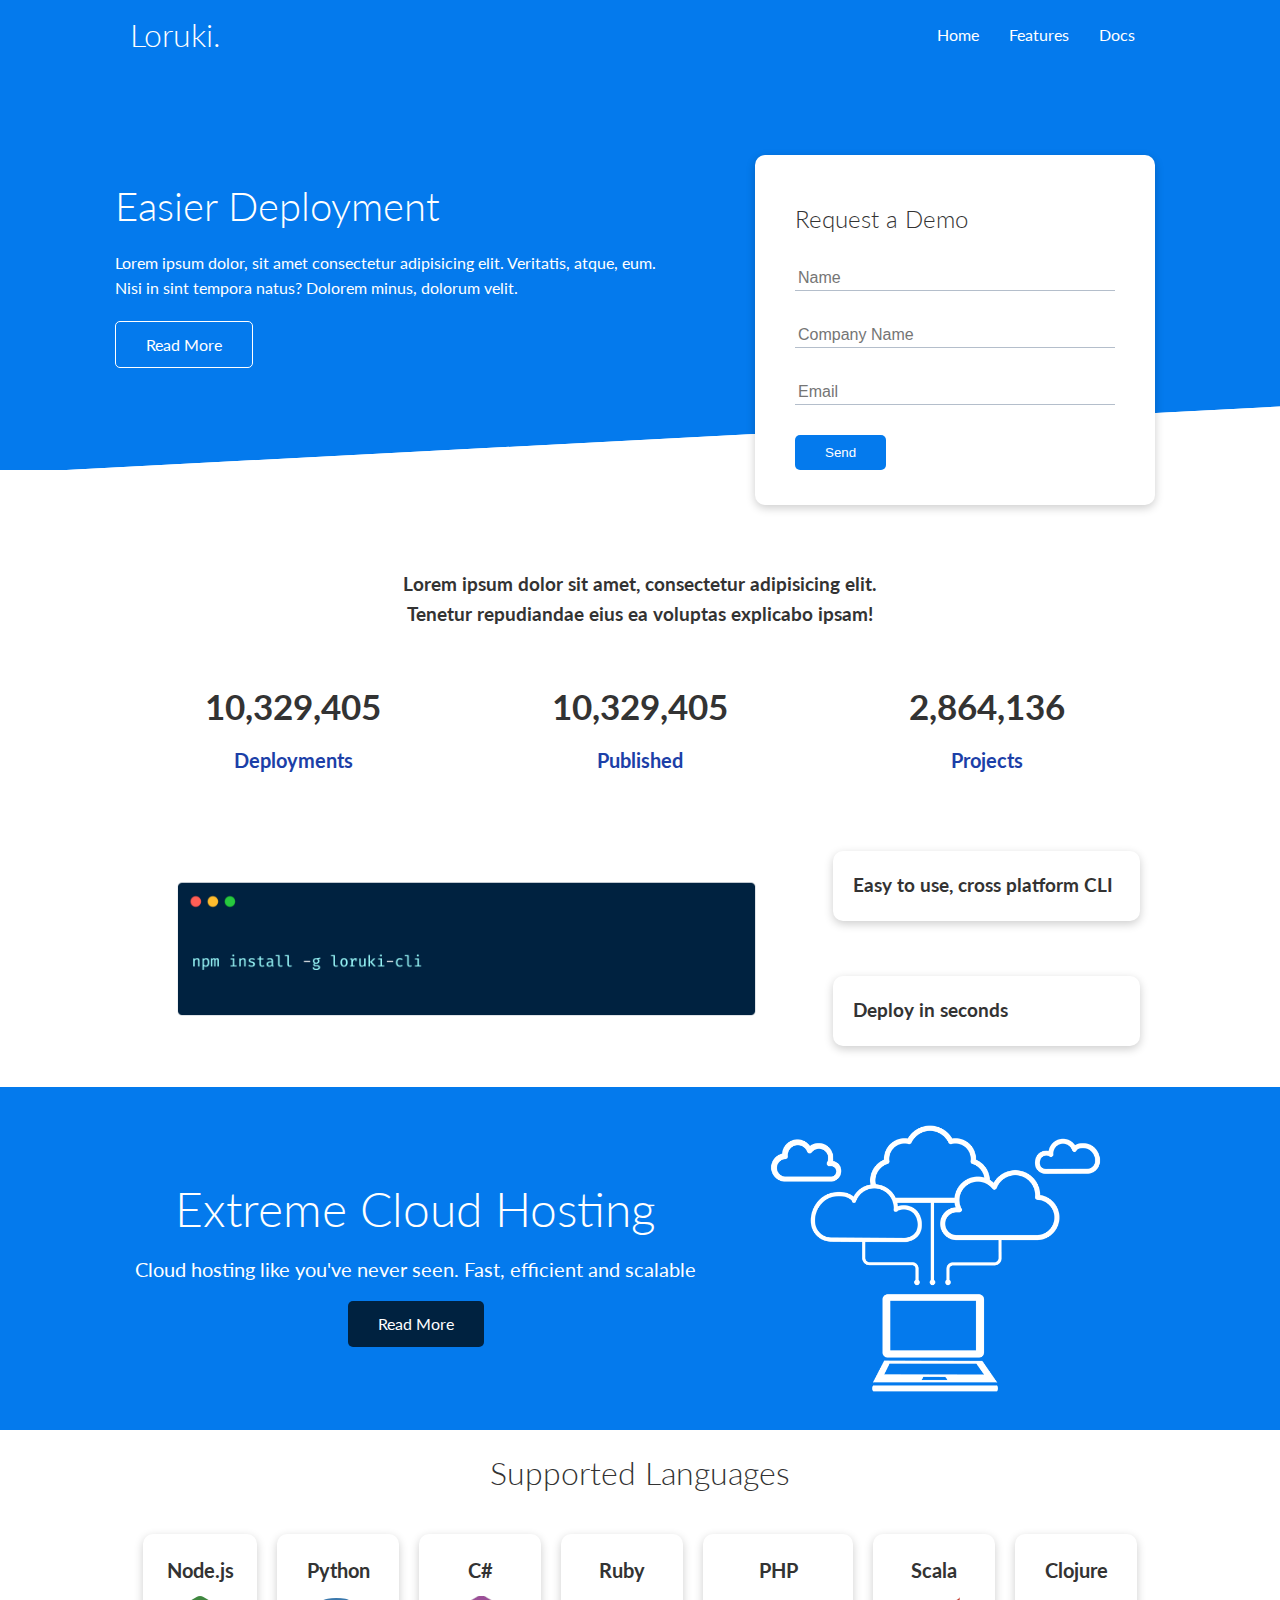
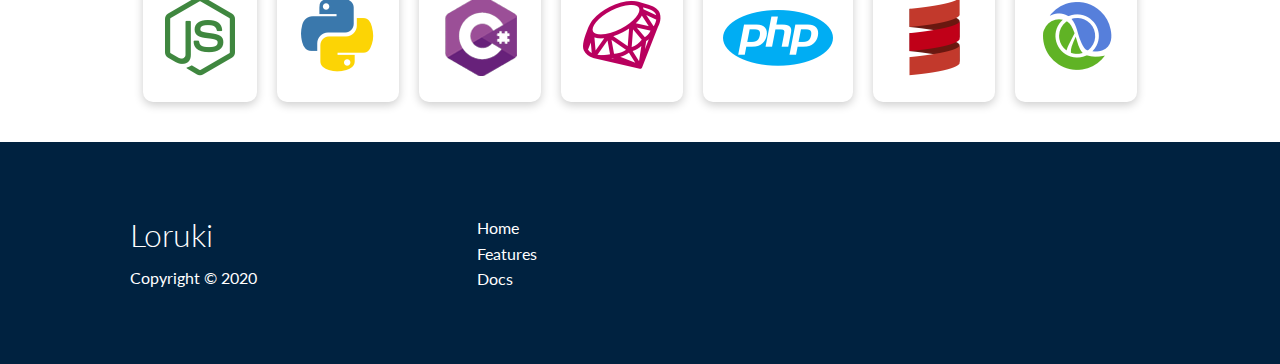
<file: index.html>
<!DOCTYPE html>
<html lang="en">

<head>
    <meta charset="UTF-8">
    <meta name="viewport" content="width=device-width, initial-scale=1.0">
    <link rel="stylesheet" href="https://cdnjs.cloudflare.com/ajax/libs/font-awesome/5.15.1/css/all.min.css"
        integrity="sha512-+4zCK9k+qNFUR5X+cKL9EIR+ZOhtIloNl9GIKS57V1MyNsYpYcUrUeQc9vNfzsWfV28IaLL3i96P9sdNyeRssA=="
        crossorigin="anonymous" />
    <link rel="stylesheet" href="css/utilities.css">
    <link rel="stylesheet" href="css/style.css">
    <title>Loruki | Cloud Hosting For Everyone</title>
</head>

<body>
    <!-- Navbar -->
    <div class="navbar">
        <div class="container flex">
            <h1 class="logo">Loruki.</h1>
            <nav>
                <ul>
                    <li><a href="index.html">Home</a></li>
                    <li><a href="features.html">Features</a></li>
                    <li><a href="docs.html">Docs</a></li>
                </ul>
            </nav>
        </div>
    </div>
    <!-- showcase -->
    <section class="showcase">
        <div class="container grid">
            <div class="showcase-text">
                <h1>Easier Deployment</h1>
                <p>Lorem ipsum dolor, sit amet consectetur adipisicing elit. Veritatis, atque, eum. Nisi in sint tempora
                    natus? Dolorem minus, dolorum velit.</p>
                <a href="features.html" class="btn btn-outline">Read More</a>
            </div>
            <div class="showcase-form card">
                <h2>Request a Demo</h2>
                <form>
                    <div class="form-control">
                        <input type="text" name="name" placeholder="Name" required>
                    </div>
                    <div class="form-control">
                        <input type="text" name="company" placeholder="Company Name" required>
                    </div>
                    <div class="form-control">
                        <input type="email" name="email" placeholder="Email" required>
                    </div>
                    <input type="submit" value="Send" class="btn btn-primary">
                </form>
            </div>
        </div>
    </section>
    <!-- Stats -->
    <section class="stats">
        <div class="container">
            <h3 class="stats-heading text-center my-1">
                Lorem ipsum dolor sit amet, consectetur adipisicing elit. Tenetur repudiandae eius ea voluptas explicabo
                ipsam!
            </h3>
            <div class="grid grid-3 text-center my-4">
                <div>
                    <i class="fas fa-server fa-3x"></i>
                    <h3>10,329,405</h3>
                    <p class="text-secondary">Deployments</p>
                </div>
                <div>
                    <i class="fas fa-server fa-3x"></i>
                    <h3>10,329,405</h3>
                    <p class="text-secondary">Published</p>
                </div>
                <div>
                    <i class="fas fa-project-diagram fa-3x"></i>
                    <h3>2,864,136</h3>
                    <p class="text-secondary">Projects</p>
                </div>
            </div>
        </div>
    </section>

    <!-- Cli -->
    <section class="cli">
        <div class="container grid">
            <img src="images/cli.png" alt="cli">
            <div class="card">
                <h3>Easy to use, cross platform CLI</h3>
            </div>
            <div class="card">
                <h3>Deploy in seconds</h3>
            </div>
        </div>
    </section>

    <!-- Cloud -->
    <section class="cloud bg-primary my-2 py-2">
        <div class="container grid">
            <div class="text-center">
                <h2 class="lg">Extreme Cloud Hosting</h2>
                <p class="lead my-1">Cloud hosting like you've never seen. Fast, efficient and scalable</p>
                <a href="features.html" class="btn btn-dark">Read More</a>
            </div>
            <img src="images/cloud.png" alt="">
        </div>
    </section>

    <!-- Languages -->
    <section class="languages">
        <h2 class="md text-center my-2">
            Supported Languages
        </h2>
        <div class="container flex">
            <div class="card">
                <h4>Node.js</h4>
                <img src="images/logos/node.png" alt="">
            </div>
            <div class="card">
                <h4>Python</h4>
                <img src="images/logos/python.png" alt="">
            </div>
            <div class="card">
                <h4>C#</h4>
                <img src="images/logos/csharp.png" alt="">
            </div>
            <div class="card">
                <h4>Ruby</h4>
                <img src="images/logos/ruby.png" alt="">
            </div>
            <div class="card">
                <h4>PHP</h4>
                <img src="images/logos/php.png" alt="">
            </div>
            <div class="card">
                <h4>Scala</h4>
                <img src="images/logos/scala.png" alt="">
            </div>
            <div class="card">
                <h4>Clojure</h4>
                <img src="images/logos/clojure.png" alt="">
            </div>
        </div>
    </section>

    <!-- Footer -->
    <footer class="footer bg-dark py-5">
        <div class="container grid grid-3">
            <div>
                <h1>Loruki</h1>
                <p>Copyright &copy; 2020</p>
            </div>
            <nav>
                <ul>
                    <li><a href="index.html">Home</a></li>
                    <li><a href="features.html">Features</a></li>
                    <li><a href="docs.html">Docs</a></li>
                </ul>
            </nav>
            <div class="social">
                <a href="#"><i class="fab fa-github fa-2x"></i></a>
                <a href="#"><i class="fab fa-facebook fa-2x"></i></a>
                <a href="#"><i class="fab fa-instagram fa-2x"></i></a>
                <a href="#"><i class="fab fa-twitter fa-2x"></i></a>
            </div>
        </div>
    </footer>
</body>

</html>
</file>
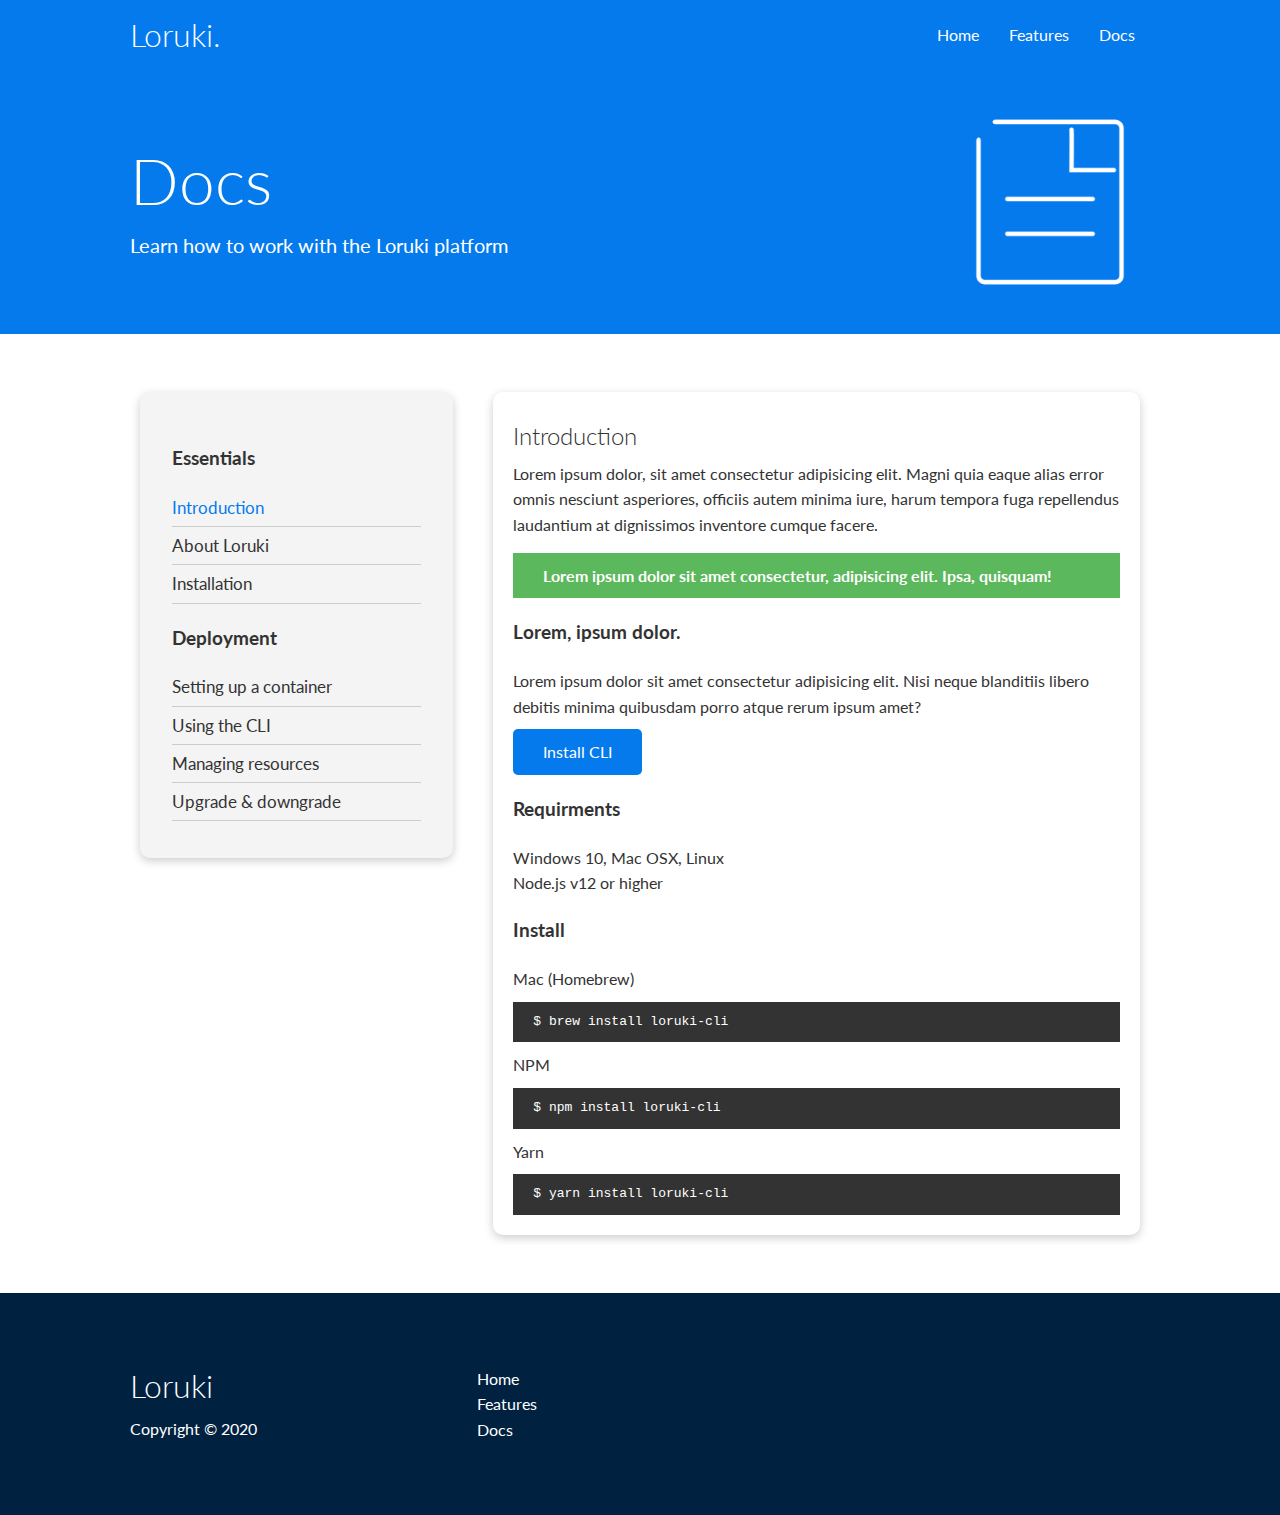
<file: docs.html>
<!DOCTYPE html>
<html lang="en">

<head>
    <meta charset="UTF-8">
    <meta name="viewport" content="width=device-width, initial-scale=1.0">
    <link rel="stylesheet" href="https://cdnjs.cloudflare.com/ajax/libs/font-awesome/5.15.1/css/all.min.css"
        integrity="sha512-+4zCK9k+qNFUR5X+cKL9EIR+ZOhtIloNl9GIKS57V1MyNsYpYcUrUeQc9vNfzsWfV28IaLL3i96P9sdNyeRssA=="
        crossorigin="anonymous" />
    <link rel="stylesheet" href="css/utilities.css">
    <link rel="stylesheet" href="css/style.css">
    <title>Loruki | Cloud Hosting For Everyone</title>
</head>

<body>
    <!-- Navbar -->
    <div class="navbar">
        <div class="container flex">
            <h1 class="logo">Loruki.</h1>
            <nav>
                <ul>
                    <li><a href="index.html">Home</a></li>
                    <li><a href="features.html">Features</a></li>
                    <li><a href="docs.html">Docs</a></li>
                </ul>
            </nav>
        </div>
    </div>

    <!-- Head -->
    <section class="docs-head bg-primary py-3">
        <div class="container grid">
            <div>
                <h1 class="xl">Docs</h1>
                <p class="lead">
                    Learn how to work with the Loruki platform
                </p>
            </div>
            <img src="images/docs.png" alt="">
        </div>
    </section>

    <!-- Docs main -->
    <section class="docs-main my-4">
        <div class="container grid">
            <div class="card bg-light p-3">
                <h3 class="my-2">Essentials</h3>
                <nav>
                    <ul>
                        <li><a href="#" class="text-primary">Introduction</a></li>
                        <li><a href="#">About Loruki</a></li>
                        <li><a href="#">Installation</a></li>
                    </ul>
                </nav>


                <h3 class="my-2">Deployment</h3>
                <nav>
                    <ul>
                        <li><a href="#">Setting up a container</a></li>
                        <li><a href="#">Using the CLI</a></li>
                        <li><a href="#">Managing resources</a></li>
                        <li><a href="#">Upgrade & downgrade</a></li>
                    </ul>
                </nav>
            </div>
            <div class="card">
                <h2>Introduction</h2>
                <p>Lorem ipsum dolor, sit amet consectetur adipisicing elit. Magni quia eaque alias error omnis nesciunt
                    asperiores, officiis autem minima iure, harum tempora fuga repellendus laudantium at dignissimos
                    inventore cumque facere.</p>
                <div class="alert alert-success">
                    <i class="fas fa-info"></i>
                    <span>Lorem ipsum dolor sit amet consectetur, adipisicing elit. Ipsa, quisquam!</span>
                </div>
                <h3>Lorem, ipsum dolor.</h3>
                <p>Lorem ipsum dolor sit amet consectetur adipisicing elit. Nisi neque blanditiis libero debitis minima
                    quibusdam porro atque rerum ipsum amet?</p>
                <a href="#" class="btn btn-primary">Install CLI</a>

                <h3>Requirments</h3>
                <ul>
                    <li>Windows 10, Mac OSX, Linux</li>
                    <li>Node.js v12 or higher</li>
                </ul>

                <h3>Install</h3>
                <p>Mac (Homebrew)</p>
                <pre><code>$ brew install loruki-cli</code></pre>
                <p>NPM</p>
                <pre><code>$ npm install loruki-cli</code></pre>
                <p>Yarn</p>
                <pre><code>$ yarn install loruki-cli</code></pre>

            </div>
        </div>
    </section>

    <!-- Footer -->
    <footer class="footer bg-dark py-5">
        <div class="container grid grid-3">
            <div>
                <h1>Loruki
                </h1>
                <p>Copyright &copy; 2020</p>
            </div>
            <nav>
                <ul>
                    <li><a href="index.html">Home</a></li>
                    <li><a href="features.html">Features</a></li>
                    <li><a href="docs.html">Docs</a></li>
                </ul>
            </nav>
            <div class="social">
                <a href="#"><i class="fab fa-github fa-2x"></i></a>
                <a href="#"><i class="fab fa-facebook fa-2x"></i></a>
                <a href="#"><i class="fab fa-instagram fa-2x"></i></a>
                <a href="#"><i class="fab fa-twitter fa-2x"></i></a>
            </div>
        </div>
    </footer>
</body>

</html>
</file>
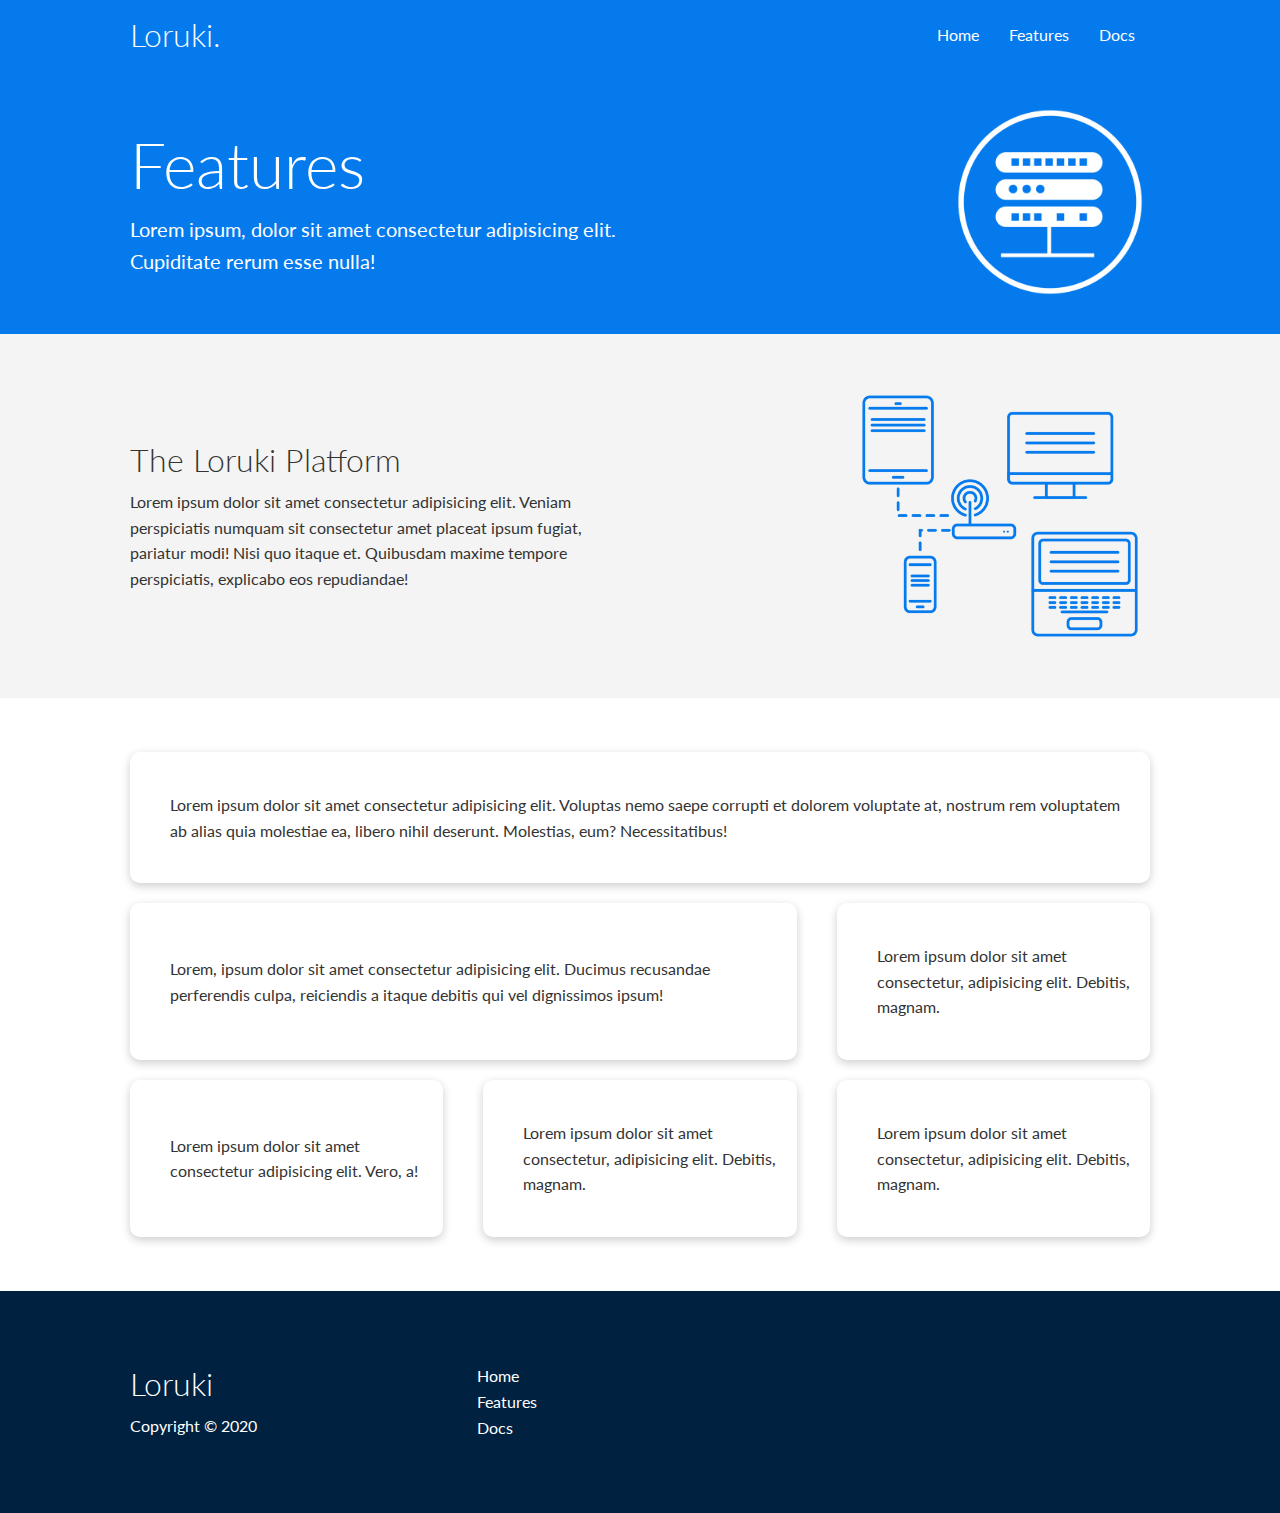
<file: features.html>
<!DOCTYPE html>
<html lang="en">

<head>
    <meta charset="UTF-8">
    <meta name="viewport" content="width=device-width, initial-scale=1.0">
    <link rel="stylesheet" href="https://cdnjs.cloudflare.com/ajax/libs/font-awesome/5.15.1/css/all.min.css"
        integrity="sha512-+4zCK9k+qNFUR5X+cKL9EIR+ZOhtIloNl9GIKS57V1MyNsYpYcUrUeQc9vNfzsWfV28IaLL3i96P9sdNyeRssA=="
        crossorigin="anonymous" />
    <link rel="stylesheet" href="css/utilities.css">
    <link rel="stylesheet" href="css/style.css">
    <title>Loruki | Cloud Hosting For Everyone</title>
</head>

<body>
    <!-- Navbar -->
    <div class="navbar">
        <div class="container flex">
            <h1 class="logo">Loruki.</h1>
            <nav>
                <ul>
                    <li><a href="index.html">Home</a></li>
                    <li><a href="features.html">Features</a></li>
                    <li><a href="docs.html">Docs</a></li>
                </ul>
            </nav>
        </div>
    </div>

    <!-- Head -->
    <section class="features-head bg-primary py-3">
        <div class="container grid">
            <div>
                <h1 class="xl">Features</h1>
                <p class="lead">Lorem ipsum, dolor sit amet consectetur adipisicing elit. Cupiditate rerum esse nulla!
                </p>
            </div>
            <img src="images/server.png" alt="">
        </div>
    </section>

    <!-- Sub Head -->
    <section class="features-sub-head bg-light py-3">
        <div class="container grid">
            <div>
                <h1 class="md">The Loruki Platform</h1>
                <p>Lorem ipsum dolor sit amet consectetur adipisicing elit. Veniam perspiciatis numquam sit consectetur amet placeat ipsum fugiat, pariatur modi! Nisi quo itaque et. Quibusdam maxime tempore perspiciatis, explicabo eos repudiandae!
                </p>
            </div>
            <img src="images/server2.png" alt="">
        </div>
    </section>

    <!-- Features-Main -->
    <section class="features-main my-2">
        <div class="container grid grid-3">
            <div class="card flex">
                <i class="fas fa-server fa-3x"></i>
                <p>Lorem ipsum dolor sit amet consectetur adipisicing elit. Voluptas nemo saepe corrupti et dolorem
                    voluptate at, nostrum rem voluptatem ab alias quia molestiae ea, libero nihil deserunt. Molestias,
                    eum? Necessitatibus!</p>
            </div>
            <div class="card flex">
                <i class="fas fa-network-wired fa-3x"></i>
                <p>
                    Lorem, ipsum dolor sit amet consectetur adipisicing elit. Ducimus
                    recusandae perferendis culpa, reiciendis a itaque debitis qui vel
                    dignissimos ipsum!
                </p>
            </div>
            <div class="card flex">
                <i class="fas fa-laptop-code fa-3x"></i>
                <p>
                    Lorem ipsum dolor sit amet consectetur, adipisicing elit. Debitis,
                    magnam.
                </p>
            </div>
            <div class="card flex">
                <i class="fas fa-database fa-3x"></i>
                <p>
                    Lorem ipsum dolor sit amet consectetur adipisicing elit. Vero, a!
                </p>
            </div>
            <div class="card flex">
                <i class="fas fa-power-off fa-3x"></i>
                <p>
                    Lorem ipsum dolor sit amet consectetur, adipisicing elit. Debitis,
                    magnam.
                </p>
            </div>
            <div class="card flex">
                <i class="fas fa-upload fa-3x"></i>
                <p>
                    Lorem ipsum dolor sit amet consectetur, adipisicing elit. Debitis,
                    magnam.
                </p>
            </div>
        </div>
    </section>

    <!-- Footer -->
    <footer class="footer bg-dark py-5">
        <div class="container grid grid-3">
            <div>
                <h1>Loruki
                </h1>
                <p>Copyright &copy; 2020</p>
            </div>
            <nav>
                <ul>
                    <li><a href="index.html">Home</a></li>
                    <li><a href="features.html">Features</a></li>
                    <li><a href="docs.html">Docs</a></li>
                </ul>
            </nav>
            <div class="social">
                <a href="#"><i class="fab fa-github fa-2x"></i></a>
                <a href="#"><i class="fab fa-facebook fa-2x"></i></a>
                <a href="#"><i class="fab fa-instagram fa-2x"></i></a>
                <a href="#"><i class="fab fa-twitter fa-2x"></i></a>
            </div>
        </div>
    </footer>
</body>

</html>
</file>
<file: css/utilities.css>
.container {
  max-width: 1100px;
  margin: 0 auto;
  overflow: auto;
  padding: 0 40px;
}

.card {
  background-color: #fff;
  color: #333;
  border-radius: 10px;
  box-shadow: 0 3px 10px rgba(0, 0, 0, 0.2);
  padding: 20px;
  margin: 10px;
}

.btn {
  display: inline-block;
  padding: 10px 30px;
  cursor: pointer;
  background-color: var(--primary-color);
  color: #fff;
  border: none;
  border-radius: 5px;
}

.btn-outline {
  background-color: transparent;
  border: 1px solid #fff;
}

.btn:hover {
  transform: scale(0.98);
}

/* Background and colored buttons */

.bg-primary,
.btn-primary {
  background-color: var(--primary-color);
  color: #fff;
}

.bg-secondary,
.btn-secondary {
  background-color: var(--secondary-color);
  color: #fff;
}

.bg-dark,
.btn-dark {
  background-color: var(--dark-color);
  color: #fff;
}

.bg-light,
.btn-light {
  background-color: var(--light-color);
  color: #333;
}

.bg-primary a,
.btn-primary a,
.bg-secondary a,
.btn-secondary a,
.bg-dark a,
.btn-dark a {
  color: #fff;
}

/* Text colors */
.text-primary {
  color: var(--primary-color);
}

.text-secondary {
  color: var(--secondary-color);
}

.text-dark {
  color: var(--dark-color);
}

.text-light {
  color: var(--light-color);
}

.bg-primary a,
.btn-primary a,
.bg-secondary a,
.btn-secondary a,
.bg-dark a,
.btn-dark a {
  color: #fff;
}


/* Text sizes */

.lead {
  font-size: 20px;
}

.sm {
  font-size: 1rem;
}

.md {
  font-size: 2rem;
}

.lg {
  font-size: 3rem;
}

.xl {
  font-size: 4rem;
}

.text-center {
  text-align: center;
}

/* Alert */
.alert {
  background-color: var(--light-color);
  padding: 10px 20px;
  font-weight: bold;
  margin: 15px 0;
}

.alert i {
  margin-right: 10px;
}

.alert-success {
  background-color: var(--success-color);
  color: #fff;
}

.alert-error {
  background-color: var(--error-color);
  color: #fff;
}

.flex {
  display: flex;
  justify-content: center;
  align-items: center;
  height: 100%;
}

.grid {
  display: grid;
  grid-template-columns: repeat(2, 1fr);
  gap: 20px;
  justify-content: center;
  align-items: center;
  height: 100%;
}

.grid-3 {
  grid-template-columns: repeat(3, 1fr);
}


/* Margin */

/* my */
.my-1 {
  margin: 1rem 0;
}

.my-2 {
  margin: 1.5rem 0;
}

.my-3 {
  margin: 2rem 0;
}

.my-4 {
  margin: 3rem 0;
}

.my-5 {
  margin: 4rem 0;
}


/* m */
.m-1 {
  margin: 1rem;
}

.m-2 {
  margin: 1.5rem;
}

.m-3 {
  margin: 2rem;
}

.m-4 {
  margin: 3rem;
}

.m-5 {
  margin: 4rem;
}



/* Padding */

/* py */
.py-1 {
  padding: 1rem 0;
}

.py-2 {
  padding: 1.5rem 0;
}

.py-3 {
  padding: 2rem 0;
}

.py-4 {
  padding: 3rem 0;
}

.py-5 {
  padding: 4rem 0;
}


/* p */
.p-1 {
  padding: 1rem;
}

.p-2 {
  padding: 1.5rem;
}

.p-3 {
  padding: 2rem;
}

.p-4 {
  padding: 3rem;
}

.p-5 {
  padding: 4rem;
}
</file>
<file: css/style.css>
@import url('https://fonts.googleapis.com/css2?family=Lato:wght@300&display=swap');

:root {
    --primary-color: #047aed;
    --secondary-color: #1c3fa8;
    --dark-color: #002240;
    --light-color: #f4f4f4;
    --success-color: #5cb85c;
    --error-color: #d9534f;
}

* {
    box-sizing: border-box;
    padding: 0;
    margin: 0;
}

body {
    font-family: 'Lato', sans-serif;
    color: #333;
    line-height: 1.6;
}

ul {
    list-style-type: none;
}

a {
    text-decoration: none;
    color: #333;
}


h1,
h2 {
    font-weight: 300;
    line-height: 1.2;
    margin: 10px 0;
}

p {
    margin: 10px 0;
}

img {
    width: 100%;
}

code,
pre {
    background: #333;
    color: #fff;
    padding: 10px;
}

/* Navbar */

.navbar {
    background-color: var(--primary-color);
    color: #fff;
    height: 70px;
}

.navbar ul {
    display: flex;
}

.navbar a {
    color: #fff;
    padding: 10px;
    margin: 0 5px;
}

.navbar a:hover {
    border-bottom: 2px solid #fff;
}

.navbar .flex {
    justify-content: space-between;
}

/* Showcase */
.showcase {
    height: 400px;
    background-color: var(--primary-color);
    color: #fff;
    position: relative;
}

.showcase h1 {
    font-size: 40px;
}

.showcase p {
    margin: 20px 0;
}

.showcase .grid {
    grid-template-columns: 55% 45%;
    gap: 30px;
    overflow: visible;
}

.showcase-text {
    animation: slideInFromLeft 1s ease-in;
}

.showcase-form {
    position: relative;
    top: 60px;
    height: 350px;
    width: 400px;
    padding: 40px;
    z-index: 100;
    justify-self: flex-end;
    animation: slideInFromRight 1s ease-in;
}

.showcase-form .form-control {
    margin: 30px 0;
}

.showcase-form input[type="text"],
.showcase-form input[type="email"] {
    border: 0;
    border-bottom: 1px solid #b4becb;
    width: 100%;
    padding: 3px;
    font-size: 16px;
}

.showcase-form input:focus {
    outline: 0;
}

.showcase::before,
.showcase::after {
    content: '';
    position: absolute;
    height: 100px;
    bottom: -70px;
    right: 0;
    left: 0;
    background-color: #fff;
    transform: skewY(-3deg);
    -webkit-transform: skewY(-3deg);
    -moz-transform: skewY(-3deg);
    -ms-transform: skewY(-3deg);
}

/* Stats */
.stats {
    padding-top: 100px;
    animation: slideInFromBottom 1s ease-in;
}

.stats-heading {
    max-width: 500px;
    margin: auto;
}

.stats .grid h3 {
    font-size: 35px;
}

.stats .grid p {
    font-size: 20px;
    font-weight: bold;
}

/* Cli */

.cli .grid {
    grid-template-columns: repeat(3, 1fr);
    grid-template-rows: repeat(2, 2fr);
}

.cli .grid>*:first-child {
    grid-column: 1 / span 2;
    grid-row: 1 / span 2;
}


/* Cloud */

.cloud .grid {
    grid-template-columns: 4fr 3fr;
}

/* Languages */
.languages .flex {
    flex-wrap: wrap;
}

.languages .card {
    text-align: center;
    margin: 18px 10px 40px;
    transition: transform 0.2s ease-in;
    cursor: pointer;
}

.languages .card h4 {
    font-size: 20px;
    margin-bottom: 10px;
}

.languages .card:hover {
    transform: translateY(-15px);
}


/* Features */
.features-head img,
.docs-head img {
    width: 200px;
    justify-self: flex-end;
}

.features-sub-head img {
    width: 300px;
    justify-self: flex-end;
}

/* Features-main */
.features-main .card>i {
    margin-right: 20px;
}

.features-main .grid {
    padding: 30px;
}

.features-main .grid>*:first-child {
    grid-column: 1 / span 3;
}

.features-main .grid>*:nth-child(2) {
    grid-column: 1 / span 2;
}

/* Docs */
.docs-main h3 {
    margin: 20px 0;
}

.docs-main .grid {
    grid-template-columns: 1fr 2fr;
    align-items: flex-start;
}

.docs-main nav li {
    font-size: 17px;
    padding-bottom: 5px;
    margin-bottom: 5px;
    border-bottom: 1px solid #ccc;
}

.docs-main a:hover {
    font-weight: bold;
}


/* Footer */
.footer .social a {
    margin: 0 10px;
}

/* Animations */
@keyframes slideInFromLeft {
    0% {
        transform: translateX(-100%);
    }

    100% {
        transform: translateX(0);
    }
}


@keyframes slideInFromRight {
    0% {
        transform: translateX(100%);
    }

    100% {
        transform: translateX(0);
    }
}

@keyframes slideInFromTop {
    0% {
        transform: translateY(-100%);
    }

    100% {
        transform: translateX(0);
    }
}

@keyframes slideInFromBottom {
    0% {
        transform: translateY(100%);
    }

    100% {
        transform: translateX(0);
    }
}

/* Tablets and under */
@media (max-width: 768px) {

    .grid,
    .showcase .grid,
    .stats .grid,
    .cli .grid,
    .cloud .grid,
    .features-main .grid,
    .docs-main .grid {
        grid-template-columns: 1fr;
        grid-template-rows: 1fr;
    }

    .showcase {
        height: auto;
    }

    .showcase-text {
        text-align: center;
        margin-top: 40px;
        animation: slideInFromTop 1s ease-in;
    }

    .showcase-form {
        justify-self: center;
        margin: auto;
        animation: slideInFromBottom 1s ease-in;
    }

    .cli .grid>*:first-child {
        grid-column: 1;
        grid-row: 1;
    }

    .features-head,
    .features-sub-head,
    .docs-head {
        text-align: center;
    }

    .features-head img,
    .features-sub-head img,
    .docs-head img {
        justify-self: center;
    }

    .features-main .grid > *:first-child,
    .features-main .grid > *:nth-child(2) {
        grid-column: 1;
    }

}


/* Mobile */
@media (max-width: 500px) {
    .navbar {
        height: 110px;
    }

    .navbar .flex {
        flex-direction: column;
    }

    .navbar ul {
        padding: 10px;
        background-color: rgba(0, 0, 0, 0.1);
    }
}
</file>
